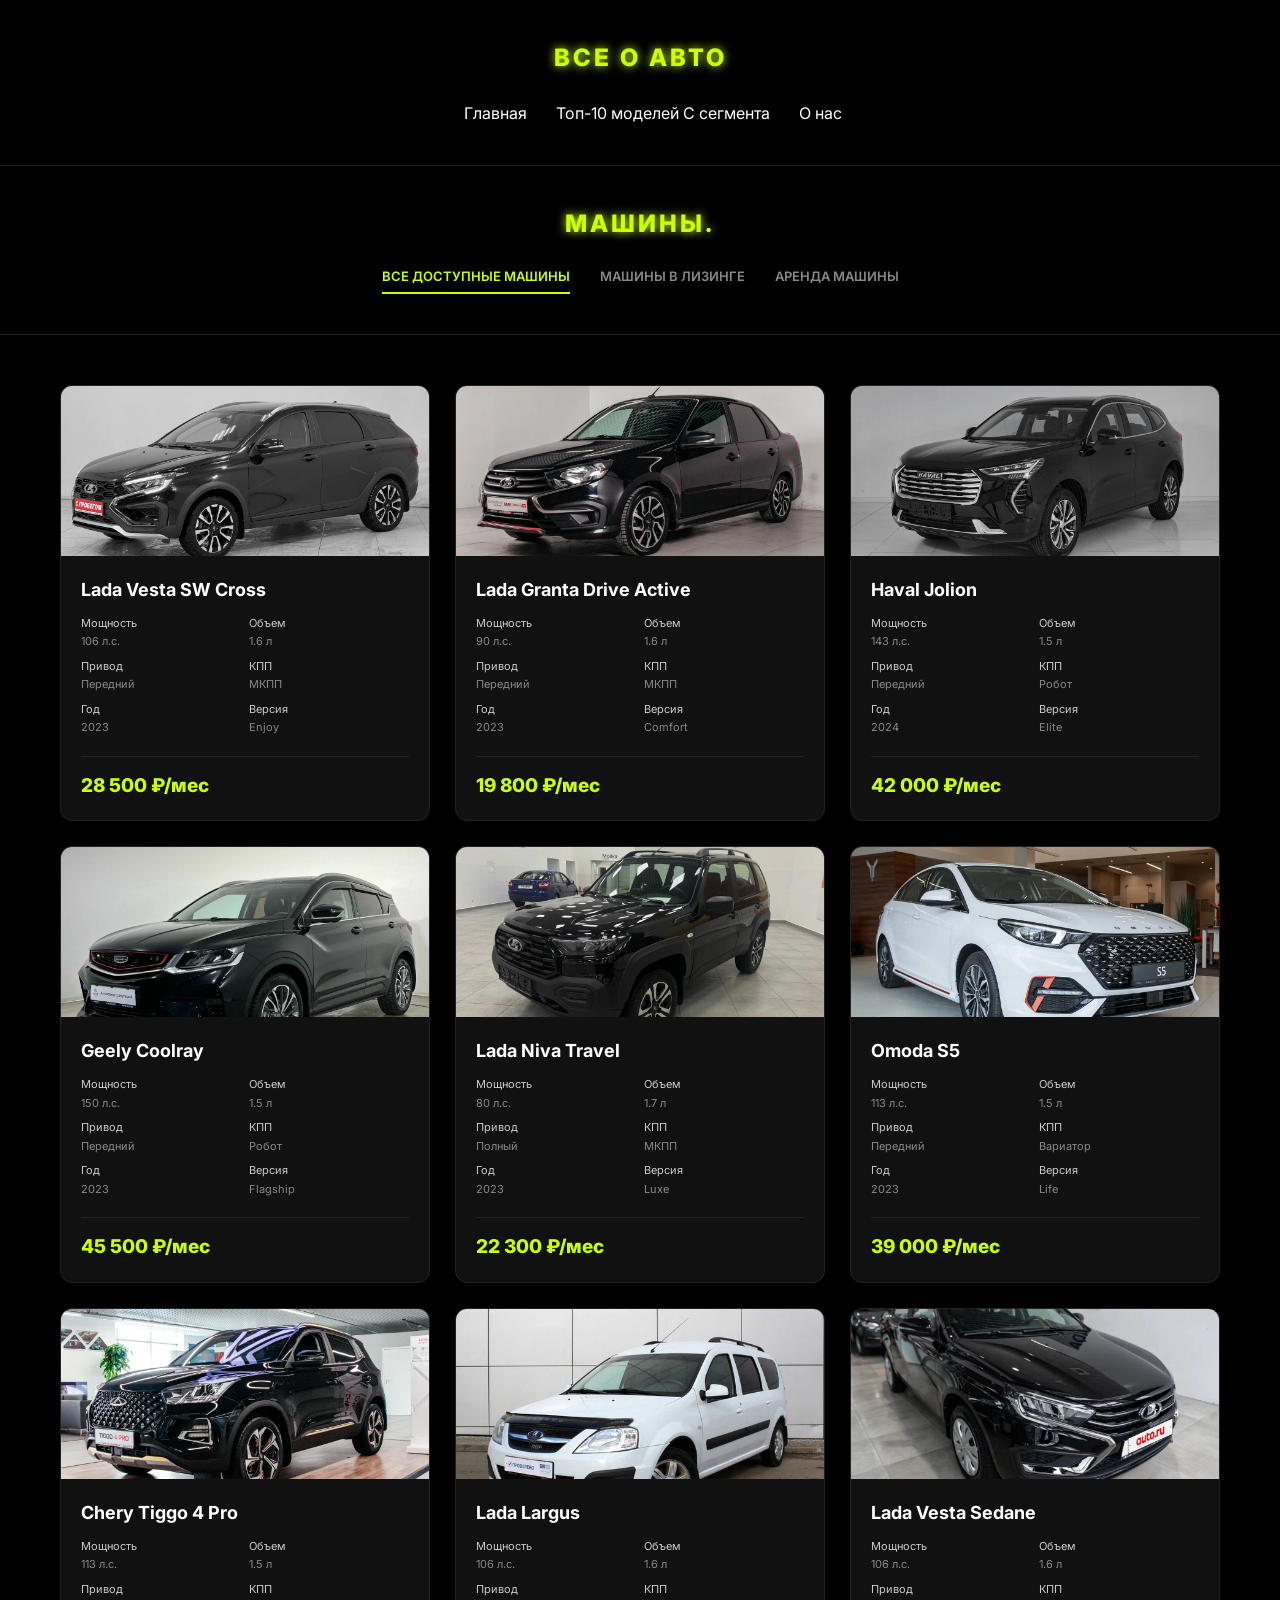
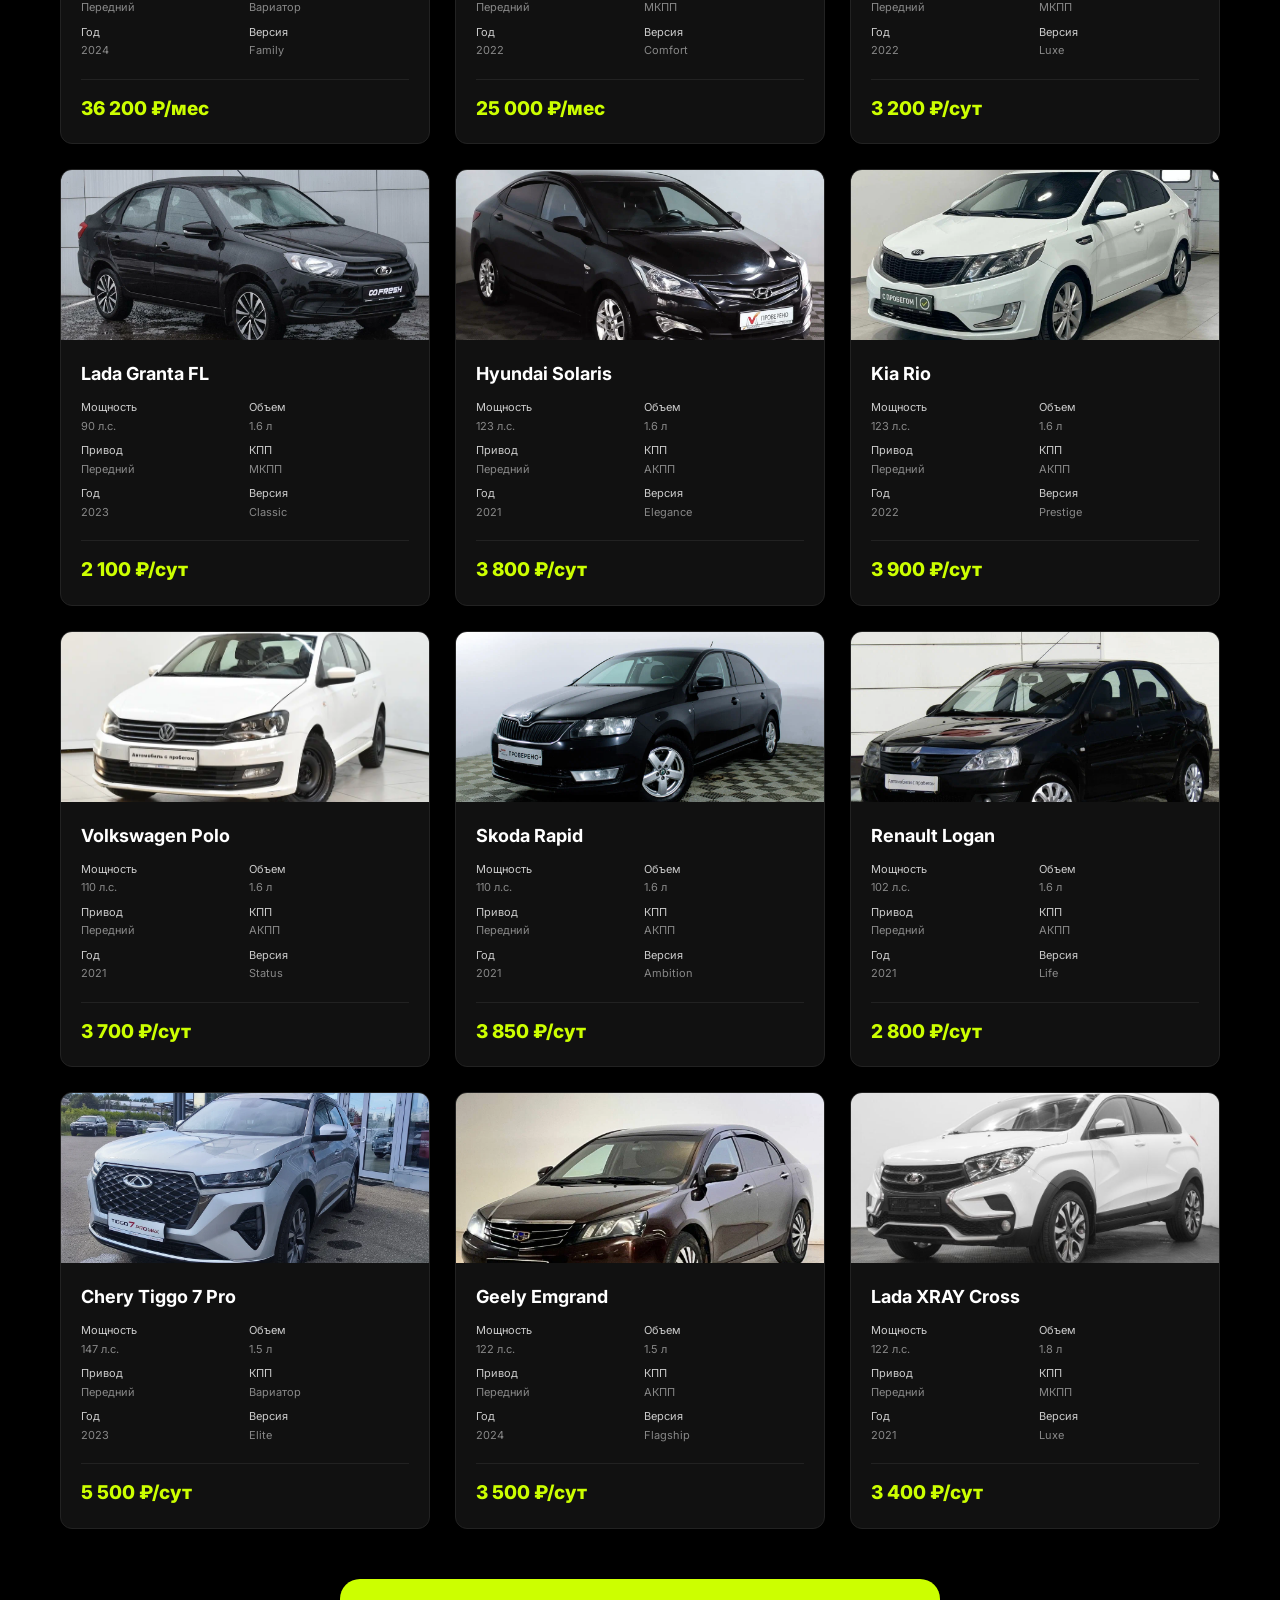
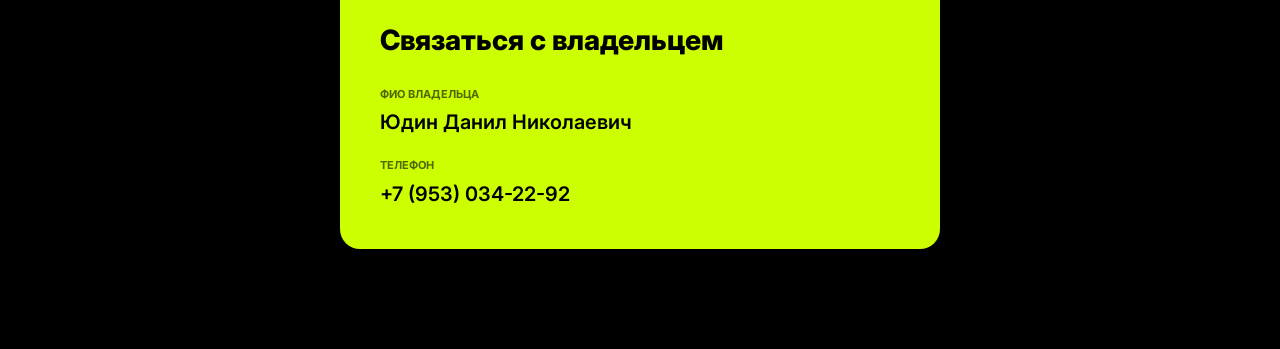
<file: index2.html>
<!DOCTYPE html>
<html lang="ru">
<head>
                <header>
<nav>
                <div class="logo">ВСЕ О АВТО</div>

                
<center>
                    <a href="index.html">Главная</a>

                    <a href="index3.html">Топ-10 моделей C сегмента</a>

                    <a href="index4.html">О нас</a>
</center>
                </nav>

            </header>
    <meta charset="UTF-8">
    <meta name="viewport" content="width=device-width, initial-scale=1.0">
    <title>АвтоМаркет — Лизинг и Аренда</title>
    <link rel="stylesheet" href="style2.css">
    <link href="https://fonts.googleapis.com/css2?family=Inter:wght@300;400;600;800&display=swap" rel="stylesheet">
</head>
<body>

<header>
    <div class="container">
        <div class="logo">МАШИНЫ<span>.</span></div>
        <nav class="tabs">
            <div class="tab active" data-cat="all">Все доступные машины</div>
            <div class="tab" data-cat="leasing">Машины в лизинге</div>
            <div class="tab" data-cat="rent">Аренда машины</div>
        </nav>
    </div>
</header>

<main class="container">
    <!-- Сетка для карточек -->
    <div id="cars-grid" class="grid"></div>

    <!-- Информационная карточка владельца -->
    <section class="contact-section">
        <div class="contact-card">
            <h2>Связаться с владельцем</h2>
            <div class="owner-info">
                <div class="info-group">
                    <label>ФИО Владельца</label>
                    <p>Юдин Данил Николаевич</p>
                </div>
                <div class="info-group">
                    <label>Телефон</label>
                    <p>+7 (953) 034-22-92</p>
                </div>
            </div>
        </div>
    </section>
</main>

<!-- БЛОК ДАННЫХ: Здесь можно менять фото и характеристики -->
<script id="cars-data" type="application/json">
[
    {"cat": "leasing", "name": "Lada Vesta SW Cross", "img": "img/30.jpg", "price": "28 500 ₽/мес", "hp": "106 л.с.", "vol": "1.6 л", "drive": "Передний", "trans": "МКПП", "year": "2023", "trim": "Enjoy"},

    {"cat": "leasing", "name": "Lada Granta Drive Active", "img": "img/31.jpg", "price": "19 800 ₽/мес", "hp": "90 л.с.", "vol": "1.6 л", "drive": "Передний", "trans": "МКПП", "year": "2023", "trim": "Comfort"},
    {"cat": "leasing", "name": "Haval Jolion", "img": "img/32.jpg", "price": "42 000 ₽/мес", "hp": "143 л.с.", "vol": "1.5 л", "drive": "Передний", "trans": "Робот", "year": "2024", "trim": "Elite"},
    {"cat": "leasing", "name": "Geely Coolray", "img": "img/33.jpg", "price": "45 500 ₽/мес", "hp": "150 л.с.", "vol": "1.5 л", "drive": "Передний", "trans": "Робот", "year": "2023", "trim": "Flagship"},
    {"cat": "leasing", "name": "Lada Niva Travel", "img": "img/34.jpg", "price": "22 300 ₽/мес", "hp": "80 л.с.", "vol": "1.7 л", "drive": "Полный", "trans": "МКПП", "year": "2023", "trim": "Luxe"},
    {"cat": "leasing", "name": "Omoda S5", "img": "img/35.jpg", "price": "39 000 ₽/мес", "hp": "113 л.с.", "vol": "1.5 л", "drive": "Передний", "trans": "Вариатор", "year": "2023", "trim": "Life"},
    {"cat": "leasing", "name": "Chery Tiggo 4 Pro", "img": "img/36.jpg", "price": "36 200 ₽/мес", "hp": "113 л.с.", "vol": "1.5 л", "drive": "Передний", "trans": "Вариатор", "year": "2024", "trim": "Family"},
    {"cat": "leasing", "name": "Lada Largus", "img": "img/37.jpg", "price": "25 000 ₽/мес", "hp": "106 л.с.", "vol": "1.6 л", "drive": "Передний", "trans": "МКПП", "year": "2022", "trim": "Comfort"},
    
    {"cat": "rent", "name": "Lada Vesta Sedane", "img": "img/38.jpg", "price": "3 200 ₽/сут", "hp": "106 л.с.", "vol": "1.6 л", "drive": "Передний", "trans": "МКПП", "year": "2022", "trim": "Luxe"},
    {"cat": "rent", "name": "Lada Granta FL", "img": "img/39.jpg", "price": "2 100 ₽/сут", "hp": "90 л.с.", "vol": "1.6 л", "drive": "Передний", "trans": "МКПП", "year": "2023", "trim": "Classic"},
    {"cat": "rent", "name": "Hyundai Solaris", "img": "img/40.jpg", "price": "3 800 ₽/сут", "hp": "123 л.с.", "vol": "1.6 л", "drive": "Передний", "trans": "АКПП", "year": "2021", "trim": "Elegance"},
    {"cat": "rent", "name": "Kia Rio", "img": "img/41.jpg", "price": "3 900 ₽/сут", "hp": "123 л.с.", "vol": "1.6 л", "drive": "Передний", "trans": "АКПП", "year": "2022", "trim": "Prestige"},
    {"cat": "rent", "name": "Volkswagen Polo", "img": "img/42.jpg", "price": "3 700 ₽/сут", "hp": "110 л.с.", "vol": "1.6 л", "drive": "Передний", "trans": "АКПП", "year": "2021", "trim": "Status"},
    {"cat": "rent", "name": "Skoda Rapid", "img": "img/43.jpg", "price": "3 850 ₽/сут", "hp": "110 л.с.", "vol": "1.6 л", "drive": "Передний", "trans": "АКПП", "year": "2021", "trim": "Ambition"},
    {"cat": "rent", "name": "Renault Logan", "img": "img/44.jpg", "price": "2 800 ₽/сут", "hp": "102 л.с.", "vol": "1.6 л", "drive": "Передний", "trans": "АКПП", "year": "2021", "trim": "Life"},
    {"cat": "rent", "name": "Chery Tiggo 7 Pro", "img": "img/45.jpg", "price": "5 500 ₽/сут", "hp": "147 л.с.", "vol": "1.5 л", "drive": "Передний", "trans": "Вариатор", "year": "2023", "trim": "Elite"},
    {"cat": "rent", "name": "Geely Emgrand", "img": "img/46.jpg", "price": "3 500 ₽/сут", "hp": "122 л.с.", "vol": "1.5 л", "drive": "Передний", "trans": "АКПП", "year": "2024", "trim": "Flagship"},
    {"cat": "rent", "name": "Lada XRAY Cross", "img": "img/47.jpg", "price": "3 400 ₽/сут", "hp": "122 л.с.", "vol": "1.8 л", "drive": "Передний", "trans": "МКПП", "year": "2021", "trim": "Luxe"}
]
</script>

<script src="script2.js"></script>
</body>
</html>
</file>
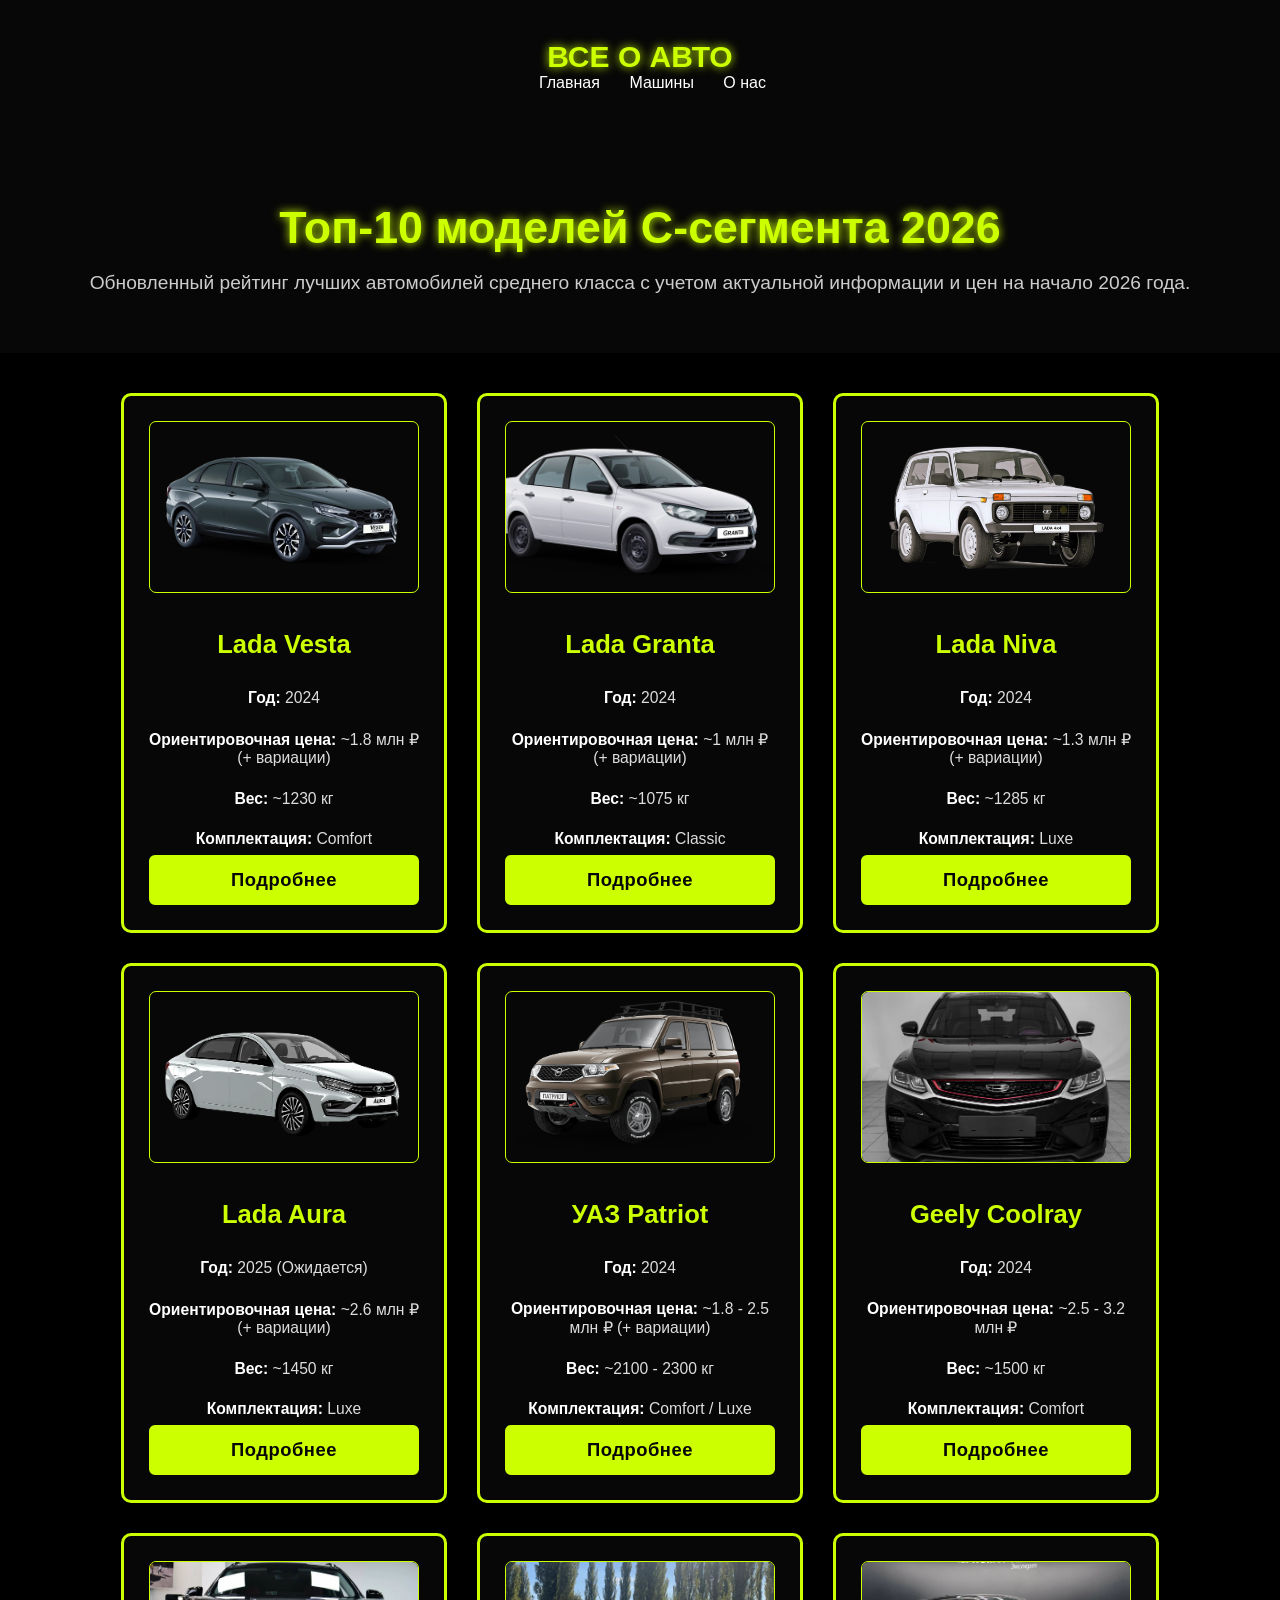
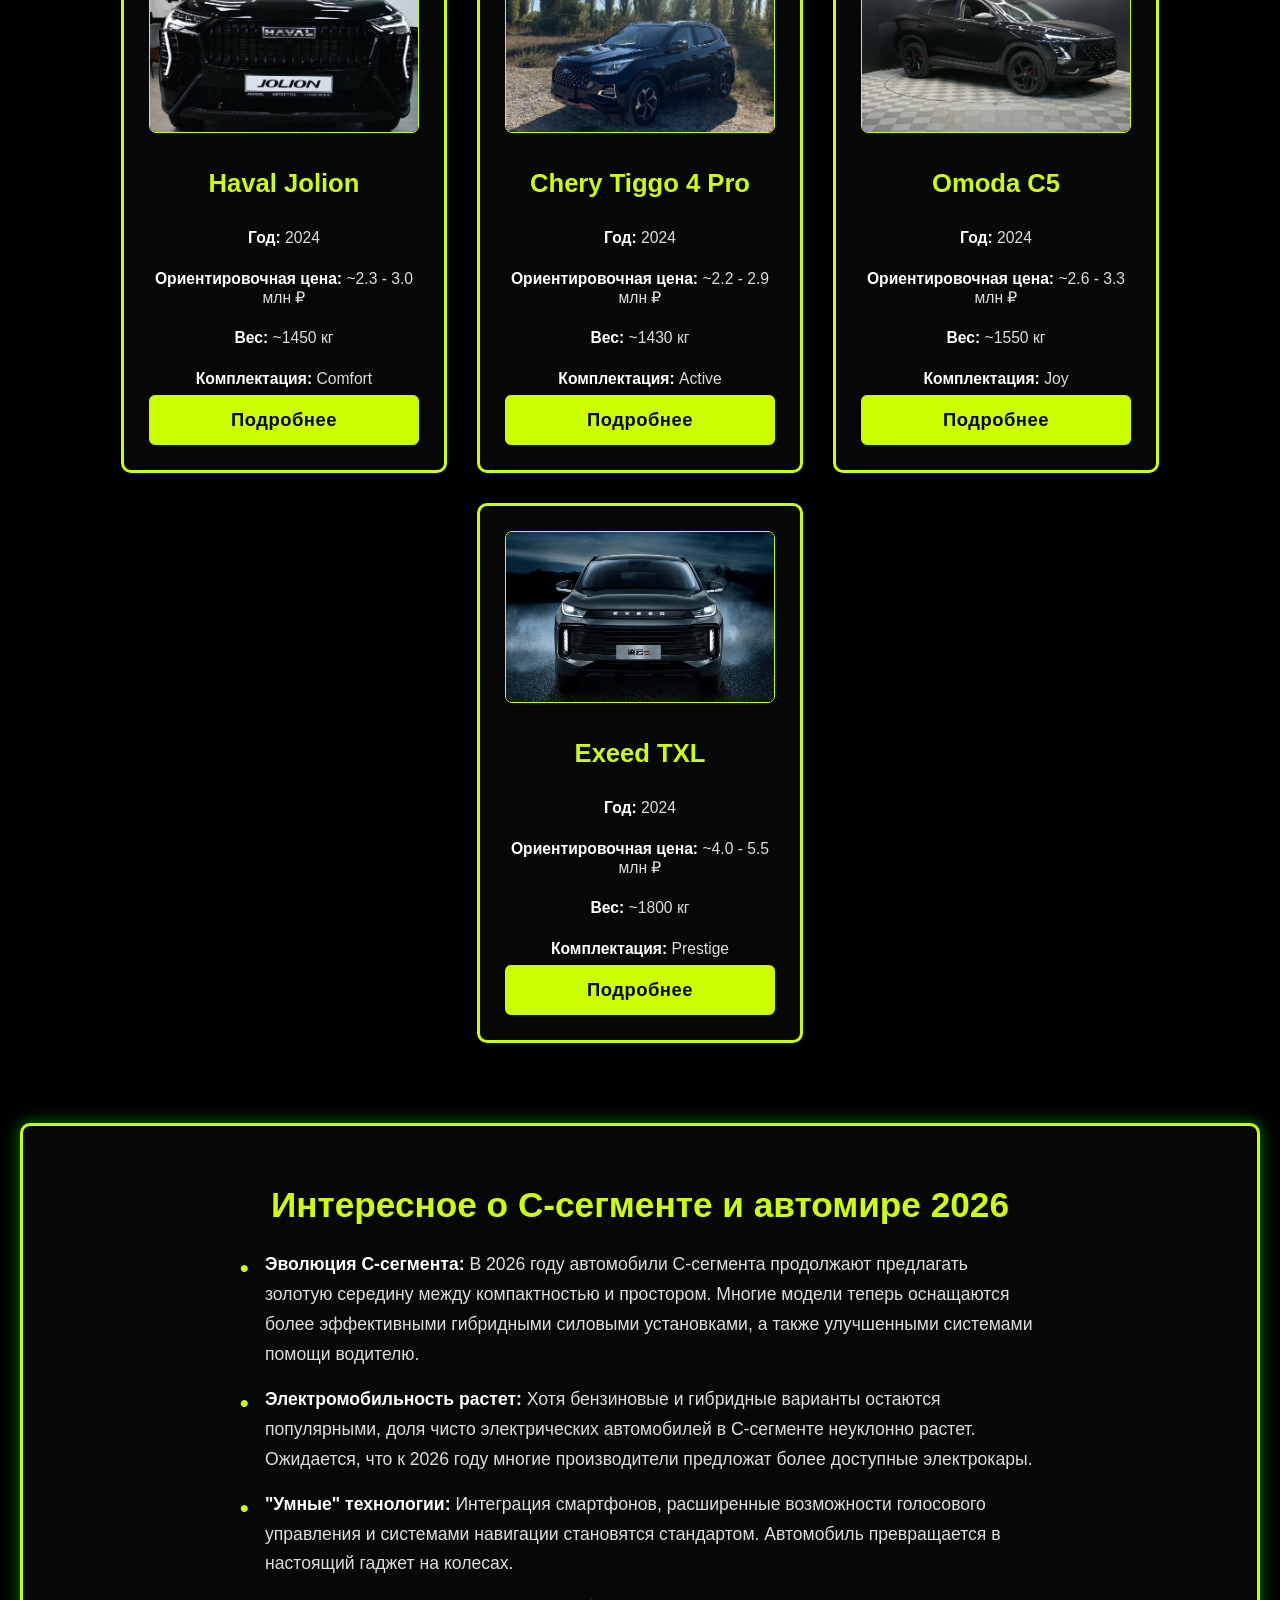
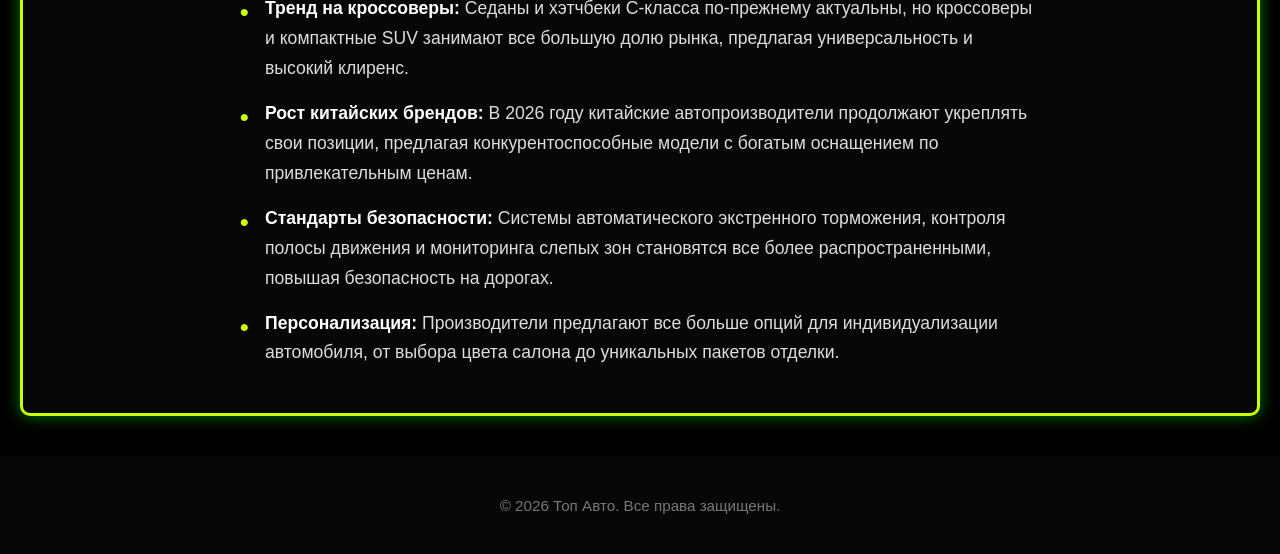
<file: index3.html>
<!DOCTYPE html>
<html lang="ru">
<head>
    <header>

                <div class="logo">ВСЕ О АВТО</div>

                <nav>

                    <a href="index.html">Главная</a>

                    <a href="index2.html">Машины</a>

                    <a href="index4.html">О нас</a>

                </nav>

            </header>
    <meta charset="UTF-8">
    <meta name="viewport" content="width=device-width, initial-scale=1.0">
    <title>Топ-10 моделей C-сегмента 2026</title>
    <link rel="stylesheet" href="style3.css">
</head>
<body>
    <header>
        <h1>Топ-10 моделей C-сегмента 2026</h1>
        <p>Обновленный рейтинг лучших автомобилей среднего класса с учетом актуальной информации и цен на начало 2026 года.</p>
    </header>

    <main class="car-list">
        <section class="car-card">
            <img src="img/1.jpg#" alt="Lada Vesta">
            <h2>Lada Vesta</h2>
            <p><strong>Год:</strong> 2024</p>
            <p><strong>Ориентировочная цена:</strong> ~1.8 млн ₽ (+ вариации)</p>
            <p><strong>Вес:</strong> ~1230 кг</p>
            <p><strong>Комплектация:</strong> Comfort</p>
            <a href="https://www.lada.ru/cars/vesta/main.html" target="_blank" class="details-button">Подробнее</a>
        </section>

        <section class="car-card">
            <img src="img/2.jpg#" alt="Lada Granta">
            <h2>Lada Granta</h2>
            <p><strong>Год:</strong> 2024</p>
            <p><strong>Ориентировочная цена:</strong> ~1 млн ₽ (+ вариации)</p>
            <p><strong>Вес:</strong> ~1075 кг</p>
            <p><strong>Комплектация:</strong> Classic</p>
            <a href="https://www.lada.ru/cars/granta/main.html" target="_blank" class="details-button">Подробнее</a>
        </section>

        <section class="car-card">
            <img src="img/3.png#" alt="Lada Niva">
            <h2>Lada Niva</h2>
            <p><strong>Год:</strong> 2024</p>
            <p><strong>Ориентировочная цена:</strong> ~1.3 млн ₽ (+ вариации)</p>
            <p><strong>Вес:</strong> ~1285 кг</p>
            <p><strong>Комплектация:</strong> Luxe</p>
            <a href="https://www.lada.ru/cars/niva/travel/main.html" target="_blank" class="details-button">Подробнее</a>
        </section>

        <section class="car-card">
            <img src="img/4.jpg#" alt="Lada Aura">
            <h2>Lada Aura</h2>
            <p><strong>Год:</strong> 2025 (Ожидается)</p>
            <p><strong>Ориентировочная цена:</strong> ~2.6 млн ₽ (+ вариации)</p>
            <p><strong>Вес:</strong> ~1450 кг</p>
            <p><strong>Комплектация:</strong> Luxe</p>
            <a href="https://www.lada.ru/cars/aura/main.html" target="_blank" class="details-button">Подробнее</a>
        </section>

        <section class="car-card">
            <img src="img/5.jpg#" alt="UAZ Patriot">
            <h2>УАЗ Patriot</h2>
            <p><strong>Год:</strong> 2024</p>
            <p><strong>Ориентировочная цена:</strong> ~1.8 - 2.5 млн ₽ (+ вариации)</p>
            <p><strong>Вес:</strong> ~2100 - 2300 кг</p>
            <p><strong>Комплектация:</strong> Comfort / Luxe</p>
            <a href="https://www.uaz.ru/cars/patriot/" target="_blank" class="details-button">Подробнее</a>
        </section>

        <!-- Добавьте остальные 5 моделей C-сегмента сюда, следуя тому же шаблону -->
        <section class="car-card">
            <img src="img/100.jpg#" alt="Geely Coolray">
            <h2>Geely Coolray</h2>
            <p><strong>Год:</strong> 2024</p>
            <p><strong>Ориентировочная цена:</strong> ~2.5 - 3.2 млн ₽</p>
            <p><strong>Вес:</strong> ~1500 кг</p>
            <p><strong>Комплектация:</strong> Comfort</p>
            <a href="https://geely-motors.genser.ru/cars/coolray/" target="_blank" class="details-button">Подробнее</a>
        </section>

        <section class="car-card">
            <img src="img/101.jpg#" alt="Haval Jolion">
            <h2>Haval Jolion</h2>
            <p><strong>Год:</strong> 2024</p>
            <p><strong>Ориентировочная цена:</strong> ~2.3 - 3.0 млн ₽</p>
            <p><strong>Вес:</strong> ~1450 кг</p>
            <p><strong>Комплектация:</strong> Comfort</p>
            <a href="https://haval.ru/cars/jolion/" target="_blank" class="details-button">Подробнее</a>
        </section>

         <section class="car-card">
            <img src="img/102.jpg#" alt="Chery Tiggo 4 Pro">
            <h2>Chery Tiggo 4 Pro</h2>
            <p><strong>Год:</strong> 2024</p>
            <p><strong>Ориентировочная цена:</strong> ~2.2 - 2.9 млн ₽</p>
            <p><strong>Вес:</strong> ~1430 кг</p>
            <p><strong>Комплектация:</strong> Active</p>
            <a href="https://chery.ru/cars/tiggo4pro/" target="_blank" class="details-button">Подробнее</a>
        </section>

         <section class="car-card">
            <img src="img/103.jpg#" alt="Omoda C5">
            <h2>Omoda C5</h2>
            <p><strong>Год:</strong> 2024</p>
            <p><strong>Ориентировочная цена:</strong> ~2.6 - 3.3 млн ₽</p>
            <p><strong>Вес:</strong> ~1550 кг</p>
            <p><strong>Комплектация:</strong> Joy</p>
            <a href="https://omoda.ru/cars/c5/" target="_blank" class="details-button">Подробнее</a>
        </section>

         <section class="car-card">
            <img src="img/104.jpg#" alt="Exeed TXL">
            <h2>Exeed TXL</h2>
            <p><strong>Год:</strong> 2024</p>
            <p><strong>Ориентировочная цена:</strong> ~4.0 - 5.5 млн ₽</p>
            <p><strong>Вес:</strong> ~1800 кг</p>
            <p><strong>Комплектация:</strong> Prestige</p>
            <a href="https://exeed.ru/cars/txl/" target="_blank" class="details-button">Подробнее</a>
        </section>
    </main>

    <section class="interesting-facts">
        <h2>Интересное о C-сегменте и автомире 2026</h2>
        <ul>
            <li><strong>Эволюция C-сегмента:</strong> В 2026 году автомобили C-сегмента продолжают предлагать золотую середину между компактностью и простором. Многие модели теперь оснащаются более эффективными гибридными силовыми установками, а также улучшенными системами помощи водителю.</li>
            <li><strong>Электромобильность растет:</strong> Хотя бензиновые и гибридные варианты остаются популярными, доля чисто электрических автомобилей в C-сегменте неуклонно растет. Ожидается, что к 2026 году многие производители предложат более доступные электрокары.</li>
            <li><strong>"Умные" технологии:</strong> Интеграция смартфонов, расширенные возможности голосового управления и системами навигации становятся стандартом. Автомобиль превращается в настоящий гаджет на колесах.</li>
            <li><strong>Тренд на кроссоверы:</strong> Седаны и хэтчбеки C-класса по-прежнему актуальны, но кроссоверы и компактные SUV занимают все большую долю рынка, предлагая универсальность и высокий клиренс.</li>
            <li><strong>Рост китайских брендов:</strong> В 2026 году китайские автопроизводители продолжают укреплять свои позиции, предлагая конкурентоспособные модели с богатым оснащением по привлекательным ценам.</li>
            <li><strong>Стандарты безопасности:</strong> Системы автоматического экстренного торможения, контроля полосы движения и мониторинга слепых зон становятся все более распространенными, повышая безопасность на дорогах.</li>
            <li><strong>Персонализация:</strong> Производители предлагают все больше опций для индивидуализации автомобиля, от выбора цвета салона до уникальных пакетов отделки.</li>
        </ul>
    </section>

    <footer>
        <p>© 2026 Топ Авто. Все права защищены.</p>
    </footer>

    <script src="script3.js"></script>
</body>
</html>
</file>
<file: style2.css>
:root {
    --yellow: #ccff00;
    --black: #000000;
    --dark-grey: #111111;
    --text-grey: #888888;
    --grad: linear-gradient(135deg, #ccff00 0%, #ccff00 100%);
}

* { margin: 0; padding: 0; box-sizing: border-box; }

body {
    background-color: var(--black);
    color: white;
    font-family: 'Inter', sans-serif;
    line-height: 1.5;
}

.container { max-width: 1200px; margin: 0 auto; padding: 0 20px; }

header {
    padding: 40px 0;
    border-bottom: 1px solid #222;
    background: rgba(0,0,0,0.8);
    position: sticky; top: 0; z-index: 100;
    backdrop-filter: blur(10px);
}

.logo{
    color:#ccff00;
    font-size:30px;
    font-weight:bold;
    text-shadow:0 0 10px #ccff00;
}
nav a{
    color:white;
    text-decoration:none;
    margin-left:25px;
    transition:0.3s;
}
header h1 {
    color: #ccff00; /* Ярко-зеленый заголовок */
    font-size: 2.8em;
    margin-bottom: 10px;
    text-shadow: 0 0 10px #ccff00;
}

nav a:hover{
    color:#ccff00;
    text-shadow:0 0 10px #ccff00;
}



.logo {
    font-size: 24px; font-weight: 800; letter-spacing: 3px;
    text-align: center; margin-bottom: 25px;
}
.logo span { color: var(--yellow); }

.tabs {
    display: flex; justify-content: center; gap: 30px;
}

.tab {
    font-size: 13px; text-transform: uppercase; font-weight: 600;
    color: var(--text-grey); cursor: pointer; transition: 0.3s;
    padding-bottom: 5px; border-bottom: 2px solid transparent;
}

.tab.active, .tab:hover {
    color: var(--yellow);
    border-bottom-color: var(--yellow);
}

/* Grid */
.grid {
    display: grid;
    grid-template-columns: repeat(auto-fill, minmax(280px, 1fr));
    gap: 25px; padding: 50px 0;
}

.card {
    background: var(--dark-grey);
    border-radius: 12px; overflow: hidden;
    border: 1px solid #222;
    transition: 0.4s ease;
    opacity: 0; transform: translateY(20px);
}
.card.visible { opacity: 1; transform: translateY(0); }
.card:hover { border-color: var(--yellow); transform: translateY(-5px); }

.card-img {
    height: 170px; background-size: cover; background-position: center;
}

.card-content { padding: 20px; }

.card-title { font-size: 18px; font-weight: 700; margin-bottom: 12px; }

.specs-list {
    display: grid; grid-template-columns: 1fr 1fr;
    gap: 8px; margin-bottom: 20px;
}

.spec-item { font-size: 11px; color: var(--text-grey); }
.spec-item b { color: #ccc; font-weight: 400; display: block; margin-bottom: 2px; }

.card-footer {
    display: flex; justify-content: space-between; align-items: center;
    border-top: 1px solid #222; padding-top: 15px;
}

.card-price { font-size: 19px; font-weight: 800; color: var(--yellow); }

/* Contact Section */
.contact-section { padding-bottom: 100px; }
.contact-card {
    background: var(--grad);
    color: black; padding: 40px; border-radius: 20px;
    max-width: 600px; margin: 0 auto;
}

.contact-card h2 { font-size: 28px; font-weight: 800; margin-bottom: 25px; }

.owner-info { display: flex; flex-direction: column; gap: 20px; }
.info-group label {
    display: block; font-size: 11px; font-weight: 700;
    text-transform: uppercase; opacity: 0.6; margin-bottom: 5px;
}
.info-group p { font-size: 20px; font-weight: 600; }
</file>
<file: style3.css>
/* Общие стили */
body {
    margin: 0;
    font-family: 'Arial', sans-serif;
    background-color: #000000; /* Основной цвет страницы - яркий салатовый/лаймовый */
    color: #070707; /* Темный текст на светлом фоне */
    display: flex;
    flex-direction: column;
    min-height: 100vh;
}

header {
    background-color: #070707; /* Черный фон для хедера */
    text-align: center;
    padding: 40px 20px;
}
.logo{
    color:#ccff00;
    font-size:30px;
    font-weight:bold;
    text-shadow:0 0 10px #ccff00;
}
nav a{
    color:white;
    text-decoration:none;
    margin-left:25px;
    transition:0.3s;
}
header h1 {
    color: #ccff00; /* Ярко-зеленый заголовок */
    font-size: 2.8em;
    margin-bottom: 10px;
    text-shadow: 0 0 10px #ccff00;
}

header p {
    font-size: 1.2em;
    color: #cccccc; /* Светло-серый для подзаголовка */
}

.car-list {
    display: flex;
    flex-wrap: wrap;
    justify-content: center;
    gap: 30px;
    padding: 40px 20px;
    flex-grow: 1;
}

.car-card {
    background-color: #070707; /* Черный фон карточки */
    border: 3px solid #ccff00; /* Ярко-зеленая рамка */
    border-radius: 10px;
    padding: 25px; /* Увеличил паддинг для более плотного вида */
    width: 270px; /* Немного уменьшил ширину для лучшего вида на десктопе */
    text-align: center;
    box-shadow: 0 0 15px #ccff00(0, 255, 0, 0.5); /* Зеленое свечение */
    display: flex;
    flex-direction: column;
    justify-content: space-between;
}

.car-card img {
    max-width: 100%;
    height: 170px; /* Немного уменьшил высоту изображения */
    object-fit: cover;
    border-radius: 7px; /* Чуть скругленные углы */
    margin-bottom: 15px;
    border: 1px solid #ccff00; /* Тонкая зеленая обводка изображения */
}

.car-card h2 {
    color: #ccff00;
    font-size: 1.6em; /* Увеличил размер */
    margin-bottom: 15px;
    font-weight: bold;
}

.car-card p {
    font-size: 0.98em; /* Чуть больше шрифт */
    margin-bottom: 7px;
    color: #dddddd;
}

.car-card p strong {
    color: #ffffff;
}

.details-button {
    display: inline-block; /* Используем inline-block для более точного контроля */
    padding: 12px 25px; /* Увеличил паддинг */
    background-color: #ccff00; /* Ярко-зеленая кнопка */
    color: #070707; /* Темный текст */
    text-decoration: none;
    border-radius: 6px; /* Чуть скругленные */
    font-weight: bold;
    font-size: 1.15em; /* Увеличил размер шрифта */
    letter-spacing: 0.5px; /* Небольшое раздвижение букв */
    transition: background-color 0.3s ease, transform 0.2s ease, box-shadow 0.3s ease;
    margin-top: auto;
    border: 2px solid #ccff00; /* Зеленая обводка кнопки */
}

.details-button:hover {
    background-color: #ccff00; /* Светлее зеленый */
    transform: translateY(-3px); /* Чуть сильнее приподнимаем */
    box-shadow: 0 6px 12px #ccff00(0, 255, 0, 0.5); /* Увеличенная тень */
    border-color: #ccff00;
}

.details-button:active {
    transform: translateY(0px); /* Кнопка "вдавливается" */
    box-shadow: 0 3px 6px #ccff00(0, 255, 0, 0.4);
}


.interesting-facts {
    background-color: #070707; /* Черный фон блока */
    margin: 40px 20px;
    padding: 30px;
    border: 3px solid #ccff00; /* Ярко-зеленая рамка */
    border-radius: 10px;
    box-shadow: 0 0 15px rgba(0, 255, 0, 0.5);
}

.interesting-facts h2 {
    color: #ccff00;
    text-align: center;
    font-size: 2.2em; /* Увеличил размер */
    margin-bottom: 25px;
    font-weight: bold;
}

.interesting-facts ul {
    list-style: none;
    padding: 0;
    max-width: 800px;
    margin: 0 auto;
    text-align: left;
}

.interesting-facts li {
    margin-bottom: 15px;
    font-size: 1.1em;
    line-height: 1.7; /* Увеличил межстрочный интервал */
    color: #dddddd; /* Более светлый серый текст */
    padding-left: 25px; /* Добавил место для точки */
    position: relative;
    transition: color 0.3s ease;
}

.interesting-facts li::before {
    content: '•'; /* Точка вместо галочки */
    color: #ccff00; /* Зеленая точка */
    font-weight: bold;
    font-size: 1.4em; /* Увеличил размер точки */
    position: absolute;
    left: 0;
    top: -2px; /* Немного подкорректировал позицию */
}

.interesting-facts li:hover {
    color: #ffffff; /* Текст становится белым при наведении */
}

.interesting-facts li strong {
    color: #ffffff;
}

footer {
    text-align: center;
    padding: 25px; /* Увеличил паддинг */
    margin-top: auto;
    background-color: #070707; /* Черный фон футера */
    color: #777777;
    font-size: 0.95em; /* Чуть крупнее шрифт */
}

/* Адаптивность */
@media (max-width: 1024px) {
    .car-card {
        width: 280px; /* На больших экранах могут быть чуть шире */
    }
}

@media (max-width: 768px) {
    header h1 {
        font-size: 2.2em;
    }

    .car-list {
        flex-direction: column;
        align-items: center;
    }

    .car-card {
        width: 90%;
        max-width: 350px;
    }

    .interesting-facts {
        margin: 20px 10px;
        padding: 20px;
    }

    .interesting-facts h2 {
        font-size: 1.8em;
    }

    .interesting-facts li {
        font-size: 1em;
    }
}

@media (max-width: 480px) {
    body {
        font-size: 14px; /* Базовый шрифт для моб. устройств */
    }
    header h1 {
        font-size: 1.8em;
    }

    .car-card img {
        height: 150px;
    }

    .details-button {
        font-size: 1em;
        padding: 10px 15px;
    }

     .interesting-facts h2 {
        font-size: 1.5em;
    }

    .interesting-facts li {
        font-size: 0.95em;
        padding-left: 20px;
    }

    .interesting-facts li::before {
         font-size: 1.2em;
    }
}
</file>
